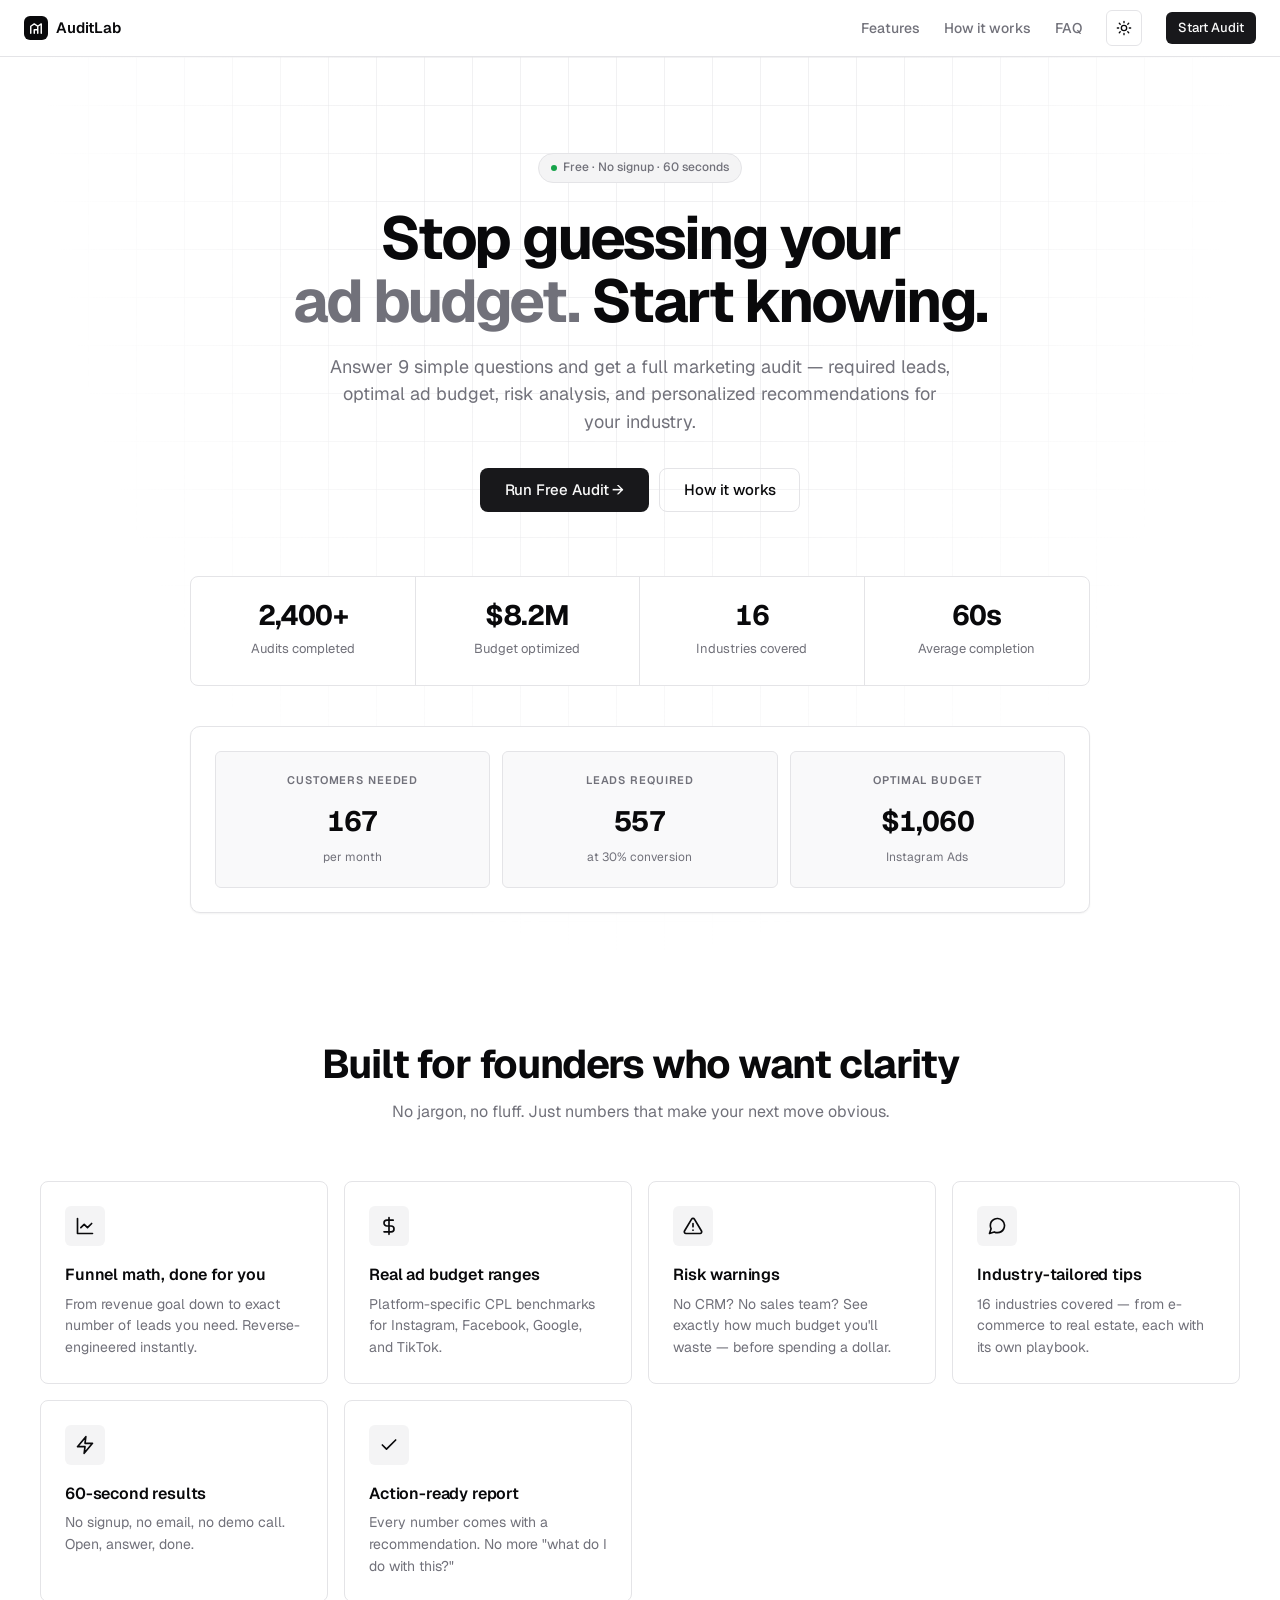
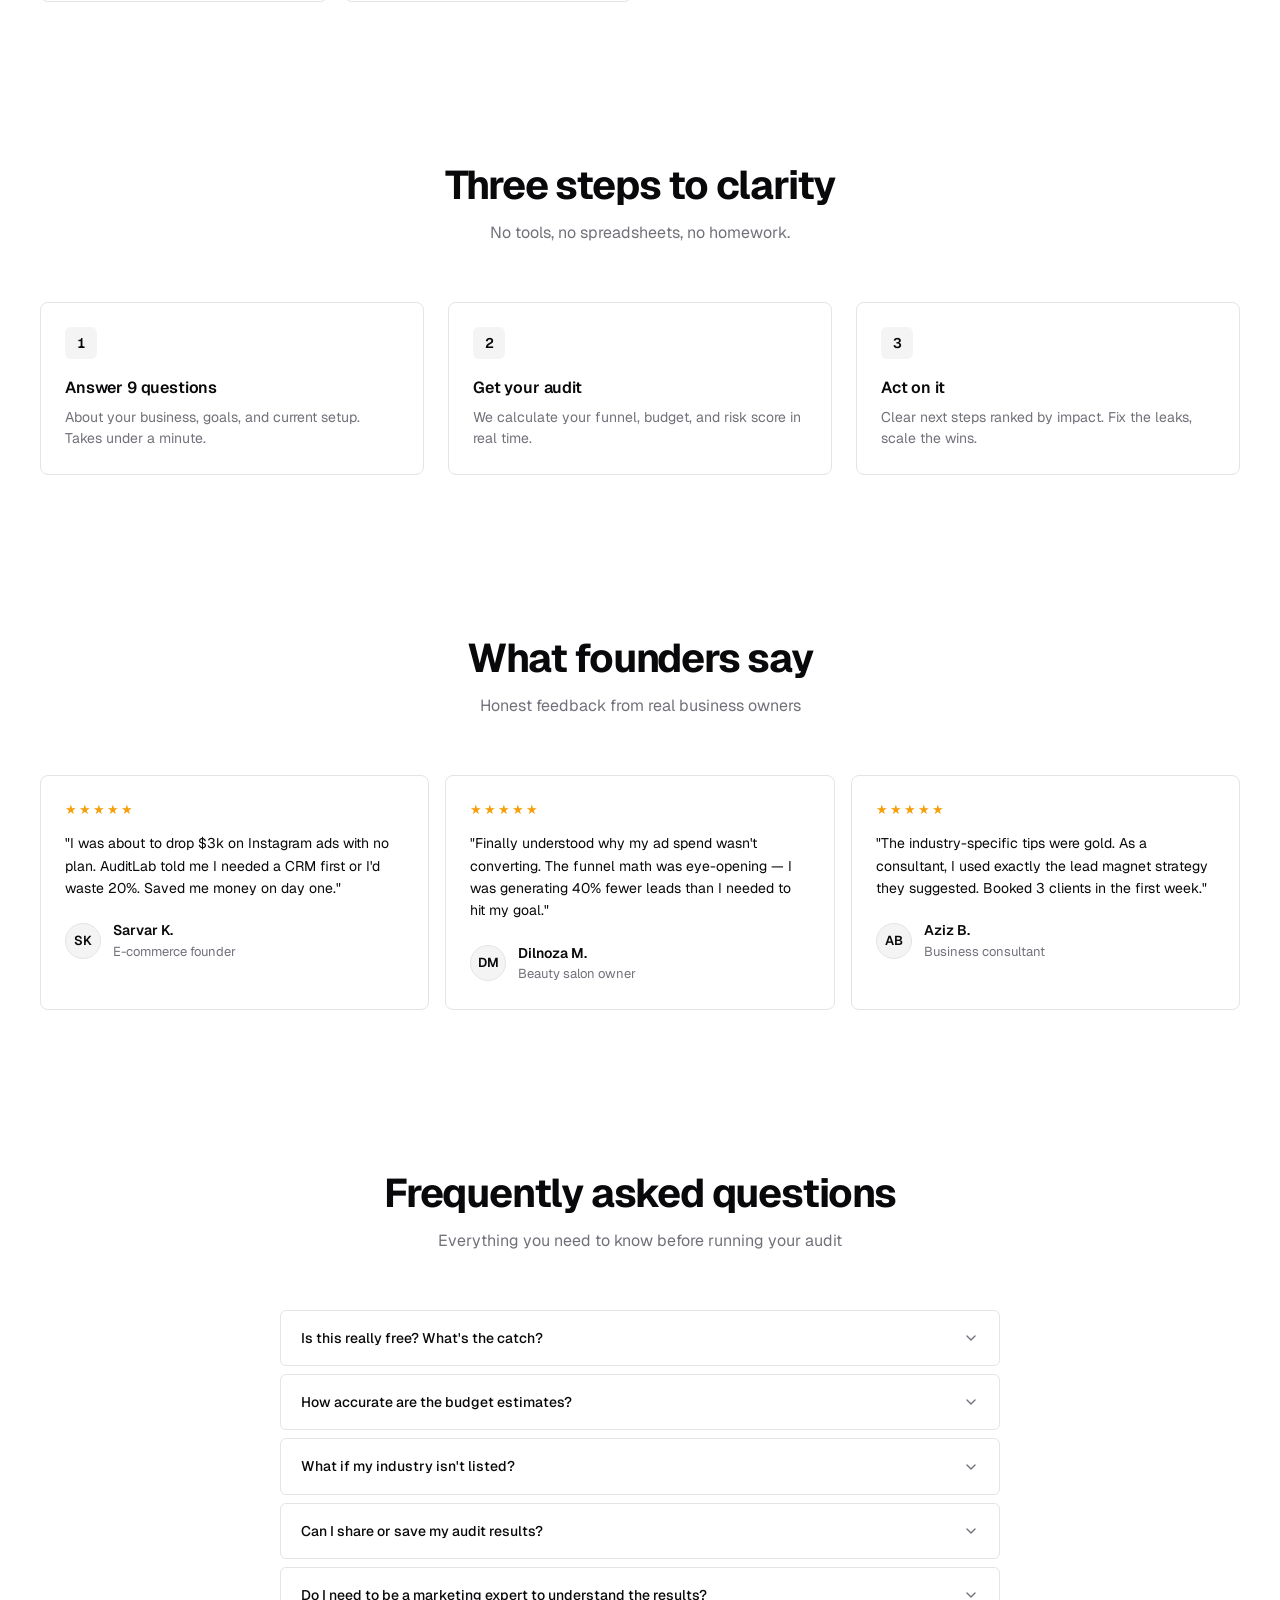
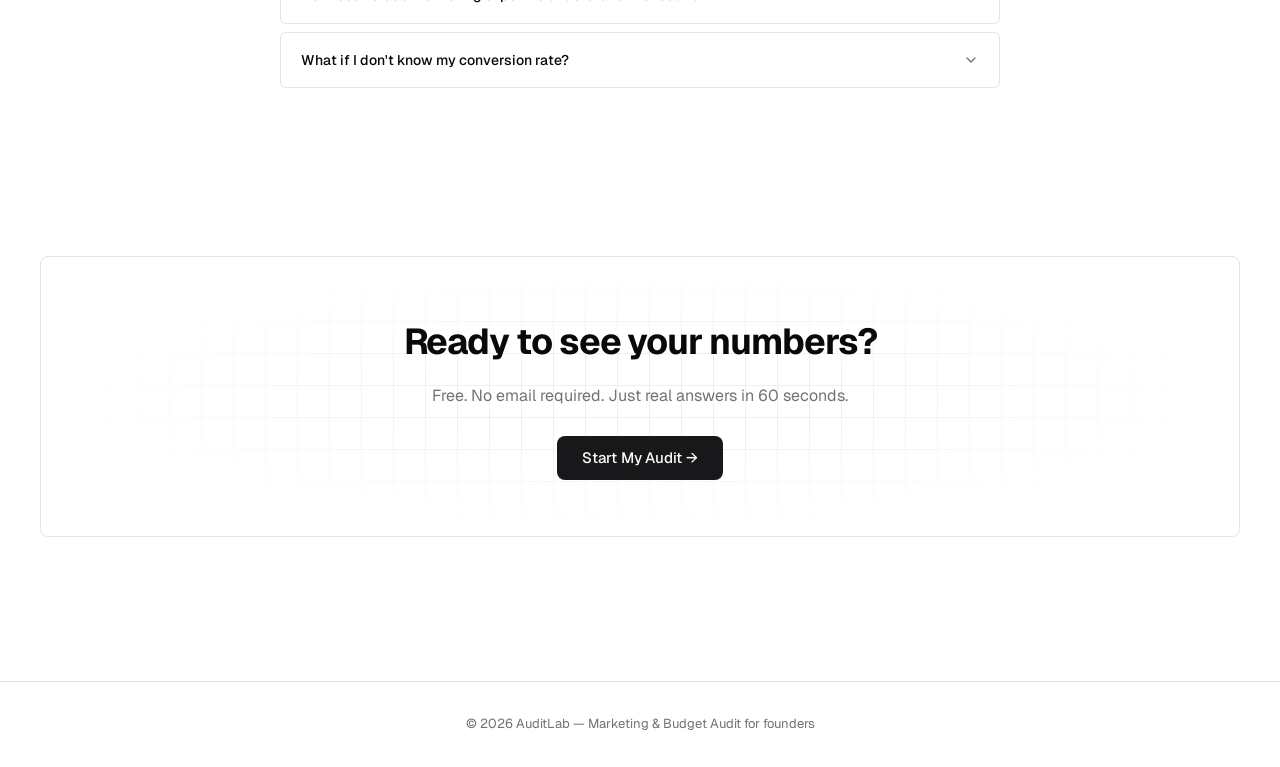
<file: index.html>
<!DOCTYPE html>
<html lang="en">
<head>
<meta charset="UTF-8" />
<meta name="viewport" content="width=device-width, initial-scale=1.0" />
<title>AuditLab — Marketing & Budget Audit for Founders</title>
<meta name="description" content="Get a data-driven marketing audit in 60 seconds. Know exactly how many leads you need and what your ad budget should be." />
<script>
  (function() {
    const stored = localStorage.getItem('theme');
    const prefersDark = window.matchMedia('(prefers-color-scheme: dark)').matches;
    if (stored === 'dark' || (!stored && prefersDark)) {
      document.documentElement.classList.add('dark');
    }
  })();
</script>
<link rel="stylesheet" href="styles.css" />
</head>
<body>

<header>
  <div class="nav">
    <a href="index.html" class="logo">
      <span class="logo-mark">
        <svg width="14" height="14" viewBox="0 0 24 24" fill="none">
          <path d="M3 21V9l6-4 6 4v12M9 21v-6h6v6M15 9l6-4v16" stroke="currentColor" stroke-width="2.5" stroke-linecap="round" stroke-linejoin="round"/>
        </svg>
      </span>
      <span class="logo-text">AuditLab</span>
    </a>
    <nav class="nav-links">
      <a href="#features" class="nav-hide-mobile">Features</a>
      <a href="#how" class="nav-hide-mobile">How it works</a>
      <a href="#faq" class="nav-hide-mobile">FAQ</a>
      <button class="theme-toggle" id="themeToggle" aria-label="Toggle theme">
        <svg class="sun-icon" width="16" height="16" viewBox="0 0 24 24" fill="none" stroke="currentColor" stroke-width="2" stroke-linecap="round" stroke-linejoin="round"><circle cx="12" cy="12" r="4"/><path d="M12 2v2M12 20v2M4.93 4.93l1.41 1.41M17.66 17.66l1.41 1.41M2 12h2M20 12h2M6.34 17.66l-1.41 1.41M19.07 4.93l-1.41 1.41"/></svg>
        <svg class="moon-icon" width="16" height="16" viewBox="0 0 24 24" fill="none" stroke="currentColor" stroke-width="2" stroke-linecap="round" stroke-linejoin="round"><path d="M21 12.79A9 9 0 1 1 11.21 3 7 7 0 0 0 21 12.79z"/></svg>
      </button>
      <a href="audit.html" class="nav-cta">Start Audit</a>
    </nav>
  </div>
</header>

<section class="hero container">
  <span class="badge"><span class="badge-dot"></span>Free · No signup · 60 seconds</span>
  <h1>Stop guessing your<br/><span class="gradient-text">ad budget.</span> Start knowing.</h1>
  <p>Answer 9 simple questions and get a full marketing audit — required leads, optimal ad budget, risk analysis, and personalized recommendations for your industry.</p>
  <div class="hero-cta">
    <a href="audit.html" class="btn btn-lg">Run Free Audit →</a>
    <a href="#how" class="btn btn-ghost btn-lg">How it works</a>
  </div>

  <div class="stats-bar reveal">
    <div class="stat-item">
      <span class="stat-num">2,400+</span>
      <span class="stat-label">Audits completed</span>
    </div>
    <div class="stat-item">
      <span class="stat-num">$8.2M</span>
      <span class="stat-label">Budget optimized</span>
    </div>
    <div class="stat-item">
      <span class="stat-num">16</span>
      <span class="stat-label">Industries covered</span>
    </div>
    <div class="stat-item">
      <span class="stat-num">60s</span>
      <span class="stat-label">Average completion</span>
    </div>
  </div>

  <div class="hero-preview reveal">
    <div class="hero-preview-inner">
      <div class="preview-stat">
        <div class="preview-stat-label">Customers needed</div>
        <div class="preview-stat-value">167</div>
        <div class="preview-stat-sub">per month</div>
      </div>
      <div class="preview-stat">
        <div class="preview-stat-label">Leads required</div>
        <div class="preview-stat-value">557</div>
        <div class="preview-stat-sub">at 30% conversion</div>
      </div>
      <div class="preview-stat">
        <div class="preview-stat-label">Optimal budget</div>
        <div class="preview-stat-value">$1,060</div>
        <div class="preview-stat-sub">Instagram Ads</div>
      </div>
    </div>
  </div>
</section>

<section id="features" class="section container">
  <div class="section-title reveal">
    <h2>Built for founders who want clarity</h2>
    <p>No jargon, no fluff. Just numbers that make your next move obvious.</p>
  </div>

  <div class="grid-3">
    <div class="feature-card reveal">
      <div class="feature-icon">
        <svg width="20" height="20" viewBox="0 0 24 24" fill="none"><path d="M3 3v18h18M7 14l4-4 4 4 5-5" stroke="currentColor" stroke-width="2" stroke-linecap="round" stroke-linejoin="round"/></svg>
      </div>
      <h3>Funnel math, done for you</h3>
      <p>From revenue goal down to exact number of leads you need. Reverse-engineered instantly.</p>
    </div>

    <div class="feature-card reveal">
      <div class="feature-icon">
        <svg width="20" height="20" viewBox="0 0 24 24" fill="none"><path d="M12 2v20M17 5H9.5a3.5 3.5 0 000 7h5a3.5 3.5 0 010 7H6" stroke="currentColor" stroke-width="2" stroke-linecap="round"/></svg>
      </div>
      <h3>Real ad budget ranges</h3>
      <p>Platform-specific CPL benchmarks for Instagram, Facebook, Google, and TikTok.</p>
    </div>

    <div class="feature-card reveal">
      <div class="feature-icon">
        <svg width="20" height="20" viewBox="0 0 24 24" fill="none"><path d="M12 9v4M12 17h.01M10.3 3.8L1.8 18a2 2 0 001.7 3h17a2 2 0 001.7-3L13.7 3.8a2 2 0 00-3.4 0z" stroke="currentColor" stroke-width="2" stroke-linecap="round" stroke-linejoin="round"/></svg>
      </div>
      <h3>Risk warnings</h3>
      <p>No CRM? No sales team? See exactly how much budget you'll waste — before spending a dollar.</p>
    </div>

    <div class="feature-card reveal">
      <div class="feature-icon">
        <svg width="20" height="20" viewBox="0 0 24 24" fill="none"><path d="M21 11.5a8.38 8.38 0 01-.9 3.8 8.5 8.5 0 01-7.6 4.7 8.38 8.38 0 01-3.8-.9L3 21l1.9-5.7a8.38 8.38 0 01-.9-3.8 8.5 8.5 0 014.7-7.6 8.38 8.38 0 013.8-.9h.5a8.48 8.48 0 018 8v.5z" stroke="currentColor" stroke-width="2" stroke-linecap="round" stroke-linejoin="round"/></svg>
      </div>
      <h3>Industry-tailored tips</h3>
      <p>16 industries covered — from e-commerce to real estate, each with its own playbook.</p>
    </div>

    <div class="feature-card reveal">
      <div class="feature-icon">
        <svg width="20" height="20" viewBox="0 0 24 24" fill="none"><path d="M13 2L3 14h9l-1 8 10-12h-9l1-8z" stroke="currentColor" stroke-width="2" stroke-linecap="round" stroke-linejoin="round"/></svg>
      </div>
      <h3>60-second results</h3>
      <p>No signup, no email, no demo call. Open, answer, done.</p>
    </div>

    <div class="feature-card reveal">
      <div class="feature-icon">
        <svg width="20" height="20" viewBox="0 0 24 24" fill="none"><path d="M20 6L9 17l-5-5" stroke="currentColor" stroke-width="2" stroke-linecap="round" stroke-linejoin="round"/></svg>
      </div>
      <h3>Action-ready report</h3>
      <p>Every number comes with a recommendation. No more "what do I do with this?"</p>
    </div>
  </div>
</section>

<section id="how" class="section container">
  <div class="section-title reveal">
    <h2>Three steps to clarity</h2>
    <p>No tools, no spreadsheets, no homework.</p>
  </div>

  <div class="steps">
    <div class="step reveal">
      <div class="step-num">1</div>
      <h3>Answer 9 questions</h3>
      <p>About your business, goals, and current setup. Takes under a minute.</p>
    </div>
    <div class="step reveal">
      <div class="step-num">2</div>
      <h3>Get your audit</h3>
      <p>We calculate your funnel, budget, and risk score in real time.</p>
    </div>
    <div class="step reveal">
      <div class="step-num">3</div>
      <h3>Act on it</h3>
      <p>Clear next steps ranked by impact. Fix the leaks, scale the wins.</p>
    </div>
  </div>
</section>

<section class="section container">
  <div class="section-title reveal">
    <h2>What founders say</h2>
    <p>Honest feedback from real business owners</p>
  </div>

  <div class="testimonials">
    <div class="testimonial reveal">
      <div class="stars">★★★★★</div>
      <p class="testimonial-text">"I was about to drop $3k on Instagram ads with no plan. AuditLab told me I needed a CRM first or I'd waste 20%. Saved me money on day one."</p>
      <div class="testimonial-author">
        <div class="avatar">SK</div>
        <div>
          <div class="author-name">Sarvar K.</div>
          <div class="author-title">E-commerce founder</div>
        </div>
      </div>
    </div>

    <div class="testimonial reveal">
      <div class="stars">★★★★★</div>
      <p class="testimonial-text">"Finally understood why my ad spend wasn't converting. The funnel math was eye-opening — I was generating 40% fewer leads than I needed to hit my goal."</p>
      <div class="testimonial-author">
        <div class="avatar">DM</div>
        <div>
          <div class="author-name">Dilnoza M.</div>
          <div class="author-title">Beauty salon owner</div>
        </div>
      </div>
    </div>

    <div class="testimonial reveal">
      <div class="stars">★★★★★</div>
      <p class="testimonial-text">"The industry-specific tips were gold. As a consultant, I used exactly the lead magnet strategy they suggested. Booked 3 clients in the first week."</p>
      <div class="testimonial-author">
        <div class="avatar">AB</div>
        <div>
          <div class="author-name">Aziz B.</div>
          <div class="author-title">Business consultant</div>
        </div>
      </div>
    </div>
  </div>
</section>

<section id="faq" class="section container container-md">
  <div class="section-title reveal">
    <h2>Frequently asked questions</h2>
    <p>Everything you need to know before running your audit</p>
  </div>

  <div class="faq-list">
    <div class="faq-item">
      <div class="faq-q">
        <span>Is this really free? What's the catch?</span>
        <svg class="faq-icon" width="16" height="16" viewBox="0 0 24 24" fill="none"><path d="M6 9l6 6 6-6" stroke="currentColor" stroke-width="2" stroke-linecap="round" stroke-linejoin="round"/></svg>
      </div>
      <div class="faq-a">Yes, 100% free. No email gate, no upsell. The audit is our way of introducing you to data-driven marketing — we may offer paid services later, but the audit itself will always be free.</div>
    </div>

    <div class="faq-item">
      <div class="faq-q">
        <span>How accurate are the budget estimates?</span>
        <svg class="faq-icon" width="16" height="16" viewBox="0 0 24 24" fill="none"><path d="M6 9l6 6 6-6" stroke="currentColor" stroke-width="2" stroke-linecap="round" stroke-linejoin="round"/></svg>
      </div>
      <div class="faq-a">We use platform-specific CPL (cost-per-lead) ranges based on 2024-2025 industry benchmarks across Instagram, Facebook, Google Ads, and TikTok. Your real numbers will depend on targeting, creative quality, and offer — but the ranges we give are solid starting points.</div>
    </div>

    <div class="faq-item">
      <div class="faq-q">
        <span>What if my industry isn't listed?</span>
        <svg class="faq-icon" width="16" height="16" viewBox="0 0 24 24" fill="none"><path d="M6 9l6 6 6-6" stroke="currentColor" stroke-width="2" stroke-linecap="round" stroke-linejoin="round"/></svg>
      </div>
      <div class="faq-a">Select "Other" — the funnel math and budget calculations still apply universally. The tips will be more general but the core numbers will still be accurate for your goal.</div>
    </div>

    <div class="faq-item">
      <div class="faq-q">
        <span>Can I share or save my audit results?</span>
        <svg class="faq-icon" width="16" height="16" viewBox="0 0 24 24" fill="none"><path d="M6 9l6 6 6-6" stroke="currentColor" stroke-width="2" stroke-linecap="round" stroke-linejoin="round"/></svg>
      </div>
      <div class="faq-a">Yes. On the results page you can print or save as PDF using your browser's built-in print function. We're working on a shareable link feature for a future update.</div>
    </div>

    <div class="faq-item">
      <div class="faq-q">
        <span>Do I need to be a marketing expert to understand the results?</span>
        <svg class="faq-icon" width="16" height="16" viewBox="0 0 24 24" fill="none"><path d="M6 9l6 6 6-6" stroke="currentColor" stroke-width="2" stroke-linecap="round" stroke-linejoin="round"/></svg>
      </div>
      <div class="faq-a">Not at all. We explain every number in plain English — what it means, why it matters, and what to do about it. If you know your revenue goal and your average sale, you're ready.</div>
    </div>

    <div class="faq-item">
      <div class="faq-q">
        <span>What if I don't know my conversion rate?</span>
        <svg class="faq-icon" width="16" height="16" viewBox="0 0 24 24" fill="none"><path d="M6 9l6 6 6-6" stroke="currentColor" stroke-width="2" stroke-linecap="round" stroke-linejoin="round"/></svg>
      </div>
      <div class="faq-a">Start with an estimate: online businesses average 2-5%, service businesses 20-40%, high-ticket B2B 10-20%. You can run the audit multiple times with different numbers to see how your budget shifts.</div>
    </div>
  </div>
</section>

<section class="section container">
  <div class="cta-box reveal">
    <h2>Ready to see your numbers?</h2>
    <p>Free. No email required. Just real answers in 60 seconds.</p>
    <a href="audit.html" class="btn btn-lg">Start My Audit →</a>
  </div>
</section>

<footer>
  <div class="container">
    © 2026 AuditLab — Marketing & Budget Audit for founders
  </div>
</footer>

<script>
  // Theme toggle
  const themeToggle = document.getElementById('themeToggle');
  themeToggle.addEventListener('click', () => {
    const isDark = document.documentElement.classList.toggle('dark');
    localStorage.setItem('theme', isDark ? 'dark' : 'light');
  });

  // Scroll reveal
  const observer = new IntersectionObserver((entries) => {
    entries.forEach(e => {
      if (e.isIntersecting) {
        e.target.classList.add('visible');
        observer.unobserve(e.target);
      }
    });
  }, { threshold: 0.12 });
  document.querySelectorAll('.reveal').forEach(el => observer.observe(el));

  // FAQ accordion
  document.querySelectorAll('.faq-item').forEach(item => {
    item.querySelector('.faq-q').addEventListener('click', () => {
      const wasOpen = item.classList.contains('open');
      document.querySelectorAll('.faq-item').forEach(i => i.classList.remove('open'));
      if (!wasOpen) item.classList.add('open');
    });
  });
</script>

</body>
</html>
</file>
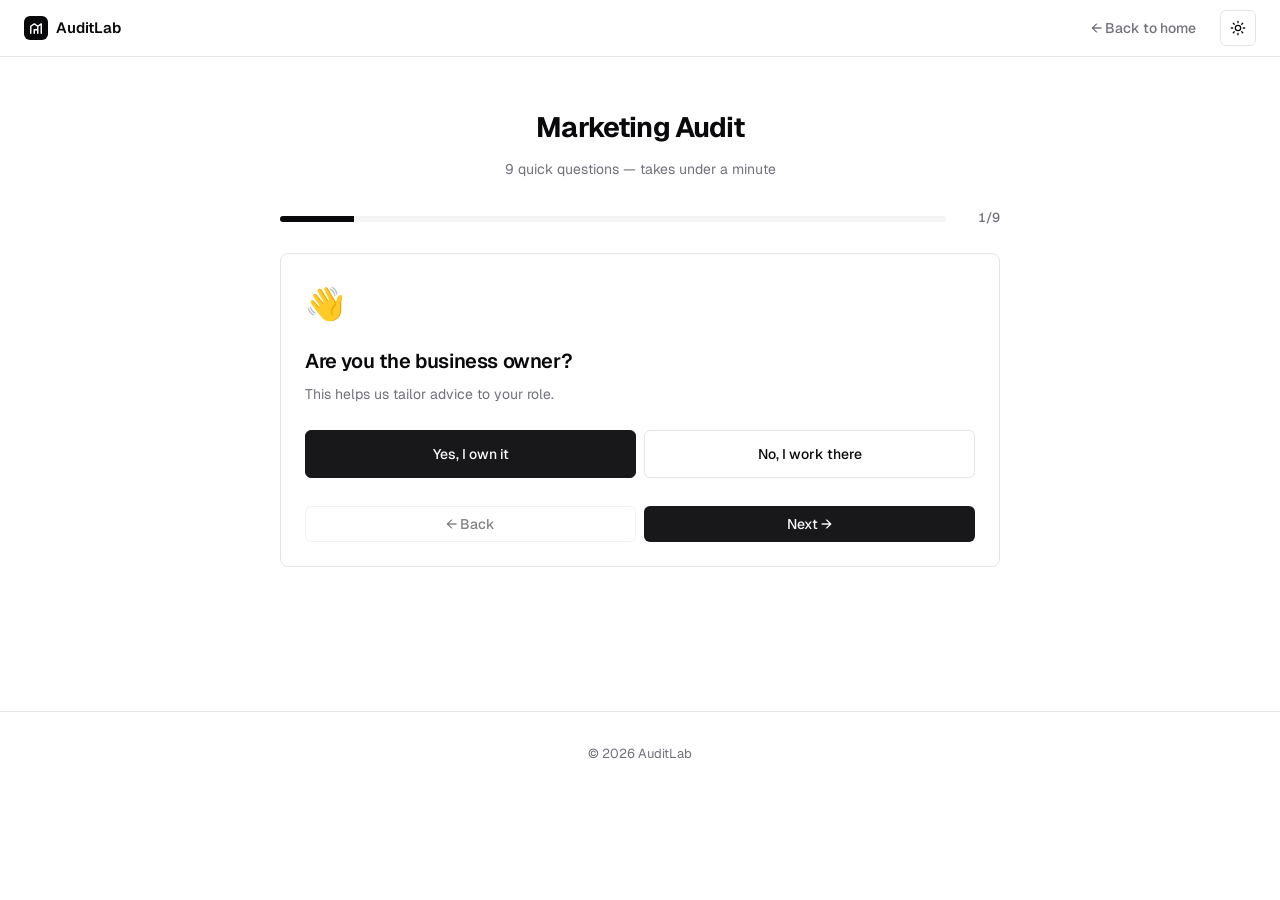
<file: audit.html>
<!DOCTYPE html>
<html lang="en">
<head>
<meta charset="UTF-8" />
<meta name="viewport" content="width=device-width, initial-scale=1.0" />
<title>Audit — AuditLab</title>
<script>
  (function() {
    const stored = localStorage.getItem('theme');
    const prefersDark = window.matchMedia('(prefers-color-scheme: dark)').matches;
    if (stored === 'dark' || (!stored && prefersDark)) {
      document.documentElement.classList.add('dark');
    }
  })();
</script>
<link rel="stylesheet" href="styles.css" />
</head>
<body>

<header>
  <div class="nav">
    <a href="index.html" class="logo">
      <span class="logo-mark">
        <svg width="14" height="14" viewBox="0 0 24 24" fill="none">
          <path d="M3 21V9l6-4 6 4v12M9 21v-6h6v6M15 9l6-4v16" stroke="currentColor" stroke-width="2.5" stroke-linecap="round" stroke-linejoin="round"/>
        </svg>
      </span>
      <span class="logo-text">AuditLab</span>
    </a>
    <nav class="nav-links">
      <a href="index.html">← Back to home</a>
      <button class="theme-toggle" id="themeToggle" aria-label="Toggle theme">
        <svg class="sun-icon" width="16" height="16" viewBox="0 0 24 24" fill="none" stroke="currentColor" stroke-width="2" stroke-linecap="round" stroke-linejoin="round"><circle cx="12" cy="12" r="4"/><path d="M12 2v2M12 20v2M4.93 4.93l1.41 1.41M17.66 17.66l1.41 1.41M2 12h2M20 12h2M6.34 17.66l-1.41 1.41M19.07 4.93l-1.41 1.41"/></svg>
        <svg class="moon-icon" width="16" height="16" viewBox="0 0 24 24" fill="none" stroke="currentColor" stroke-width="2" stroke-linecap="round" stroke-linejoin="round"><path d="M21 12.79A9 9 0 1 1 11.21 3 7 7 0 0 0 21 12.79z"/></svg>
      </button>
    </nav>
  </div>
</header>

<div class="container container-sm audit-wrap">
  <div class="audit-header">
    <h1>Marketing Audit</h1>
    <p>9 quick questions — takes under a minute</p>
  </div>

  <div class="progress-wrap">
    <div class="progress-bar"><div class="progress-fill" id="progressFill"></div></div>
    <div class="progress-label" id="progressLabel">1/9</div>
  </div>

  <form id="auditForm" class="card">

    <div class="wizard-step active" data-step="1">
      <span class="step-emoji">👋</span>
      <h2 class="step-title">Are you the business owner?</h2>
      <p class="step-desc">This helps us tailor advice to your role.</p>
      <div class="radio-group">
        <input type="radio" name="owner" id="owner-yes" value="yes" checked>
        <label for="owner-yes">Yes, I own it</label>
        <input type="radio" name="owner" id="owner-no" value="no">
        <label for="owner-no">No, I work there</label>
      </div>
    </div>

    <div class="wizard-step" data-step="2">
      <span class="step-emoji">📋</span>
      <h2 class="step-title">Do you have a CRM system?</h2>
      <p class="step-desc">HubSpot, Bitrix24, AmoCRM, Pipedrive, etc.</p>
      <div class="radio-group">
        <input type="radio" name="crm" id="crm-yes" value="yes">
        <label for="crm-yes">Yes</label>
        <input type="radio" name="crm" id="crm-no" value="no" checked>
        <label for="crm-no">No</label>
      </div>
    </div>

    <div class="wizard-step" data-step="3">
      <span class="step-emoji">👥</span>
      <h2 class="step-title">Do you have a dedicated sales team?</h2>
      <p class="step-desc">People whose only job is handling incoming leads.</p>
      <div class="radio-group">
        <input type="radio" name="sales" id="sales-yes" value="yes">
        <label for="sales-yes">Yes, managers</label>
        <input type="radio" name="sales" id="sales-no" value="no" checked>
        <label for="sales-no">No, I sell myself</label>
      </div>
    </div>

    <div class="wizard-step" data-step="4">
      <span class="step-emoji">📱</span>
      <h2 class="step-title">How's your social media presence?</h2>
      <p class="step-desc">Ads convert better with strong social proof.</p>
      <div class="options-grid">
        <input type="radio" name="social" id="social-excellent" value="excellent">
        <label for="social-excellent"><span class="option-icon">🔥</span>Excellent</label>
        <input type="radio" name="social" id="social-good" value="good" checked>
        <label for="social-good"><span class="option-icon">👍</span>Good</label>
        <input type="radio" name="social" id="social-weak" value="weak">
        <label for="social-weak"><span class="option-icon">😐</span>Weak</label>
        <input type="radio" name="social" id="social-none" value="none">
        <label for="social-none"><span class="option-icon">🚫</span>None</label>
      </div>
    </div>

    <div class="wizard-step" data-step="5">
      <span class="step-emoji">🏢</span>
      <h2 class="step-title">What industry are you in?</h2>
      <p class="step-desc">We'll match you with the right playbook.</p>
      <select name="industry">
        <option value="ecommerce">E-commerce / Retail</option>
        <option value="education">Education / Online courses</option>
        <option value="services">Services (agency, freelance)</option>
        <option value="restaurant">Restaurant / Food & Beverage</option>
        <option value="realestate">Real Estate</option>
        <option value="healthcare">Healthcare / Medical</option>
        <option value="beauty">Beauty / Salon / Cosmetics</option>
        <option value="fitness">Fitness / Gym / Wellness</option>
        <option value="saas">SaaS / Tech / Software</option>
        <option value="finance">Finance / Insurance</option>
        <option value="travel">Travel / Tourism</option>
        <option value="manufacturing">Manufacturing / B2B</option>
        <option value="consulting">Consulting / Coaching</option>
        <option value="automotive">Automotive</option>
        <option value="construction">Construction / Home services</option>
        <option value="other">Other</option>
      </select>
    </div>

    <div class="wizard-step" data-step="6">
      <span class="step-emoji">🎯</span>
      <h2 class="step-title">Primary ad platform?</h2>
      <p class="step-desc">Where do you plan to run most of your ads?</p>
      <div class="options-grid">
        <input type="radio" name="platform" id="p-instagram" value="instagram" checked>
        <label for="p-instagram"><span class="option-icon">📸</span>Instagram</label>
        <input type="radio" name="platform" id="p-facebook" value="facebook">
        <label for="p-facebook"><span class="option-icon">👥</span>Facebook</label>
        <input type="radio" name="platform" id="p-google" value="google">
        <label for="p-google"><span class="option-icon">🔍</span>Google Ads</label>
        <input type="radio" name="platform" id="p-tiktok" value="tiktok">
        <label for="p-tiktok"><span class="option-icon">🎵</span>TikTok</label>
      </div>
    </div>

    <div class="wizard-step" data-step="7">
      <span class="step-emoji">💰</span>
      <h2 class="step-title">Monthly revenue goal?</h2>
      <p class="step-desc">In USD. How much do you want to make per month?</p>
      <input type="number" name="revenue" min="100" value="10000" placeholder="10000" required>
    </div>

    <div class="wizard-step" data-step="8">
      <span class="step-emoji">💵</span>
      <h2 class="step-title">Average check?</h2>
      <p class="step-desc">How much does a typical customer pay you?</p>
      <input type="number" name="check" min="1" value="60" placeholder="60" required>
    </div>

    <div class="wizard-step" data-step="9">
      <span class="step-emoji">📊</span>
      <h2 class="step-title">Sales conversion rate?</h2>
      <p class="step-desc">What % of leads become paying customers?</p>
      <input type="number" name="conversion" min="1" max="100" value="30" placeholder="30" required>
    </div>

    <div class="wizard-nav">
      <button type="button" class="btn btn-ghost" id="backBtn" disabled>← Back</button>
      <button type="button" class="btn" id="nextBtn">Next →</button>
      <button type="submit" class="btn" id="submitBtn" style="display: none;">Get My Audit</button>
    </div>
  </form>
</div>

<footer><div class="container">© 2026 AuditLab</div></footer>

<script>
  // Theme toggle
  const themeToggle = document.getElementById('themeToggle');
  themeToggle.addEventListener('click', () => {
    const isDark = document.documentElement.classList.toggle('dark');
    localStorage.setItem('theme', isDark ? 'dark' : 'light');
  });

  const steps = document.querySelectorAll('.wizard-step');
  const totalSteps = steps.length;
  const progressFill = document.getElementById('progressFill');
  const progressLabel = document.getElementById('progressLabel');
  const backBtn = document.getElementById('backBtn');
  const nextBtn = document.getElementById('nextBtn');
  const submitBtn = document.getElementById('submitBtn');
  const form = document.getElementById('auditForm');

  let current = 1;

  function render() {
    steps.forEach(s => s.classList.remove('active'));
    document.querySelector(`.wizard-step[data-step="${current}"]`).classList.add('active');
    progressFill.style.width = (current / totalSteps * 100) + '%';
    progressLabel.textContent = `${current}/${totalSteps}`;
    backBtn.disabled = current === 1;
    if (current === totalSteps) {
      nextBtn.style.display = 'none';
      submitBtn.style.display = 'inline-flex';
    } else {
      nextBtn.style.display = 'inline-flex';
      submitBtn.style.display = 'none';
    }
    const firstInput = document.querySelector(`.wizard-step[data-step="${current}"] input, .wizard-step[data-step="${current}"] select`);
    if (firstInput && firstInput.type === 'number') setTimeout(() => firstInput.focus(), 100);
  }

  function validateCurrent() {
    const stepEl = document.querySelector(`.wizard-step[data-step="${current}"]`);
    const inputs = stepEl.querySelectorAll('input, select');
    for (const inp of inputs) {
      if (inp.type === 'number' && (!inp.value || inp.value <= 0)) {
        inp.focus();
        return false;
      }
    }
    return true;
  }

  nextBtn.addEventListener('click', () => {
    if (!validateCurrent()) return;
    if (current < totalSteps) { current++; render(); }
  });

  backBtn.addEventListener('click', () => {
    if (current > 1) { current--; render(); }
  });

  form.addEventListener('keydown', (e) => {
    if (e.key === 'Enter' && current < totalSteps) {
      e.preventDefault();
      nextBtn.click();
    }
  });

  form.addEventListener('submit', (e) => {
    e.preventDefault();
    if (!validateCurrent()) return;
    const fd = new FormData(form);
    const data = Object.fromEntries(fd.entries());
    sessionStorage.setItem('auditData', JSON.stringify(data));
    submitBtn.disabled = true;
    submitBtn.textContent = 'Analyzing...';
    setTimeout(() => { window.location.href = 'results.html'; }, 400);
  });

  render();
</script>

</body>
</html>
</file>
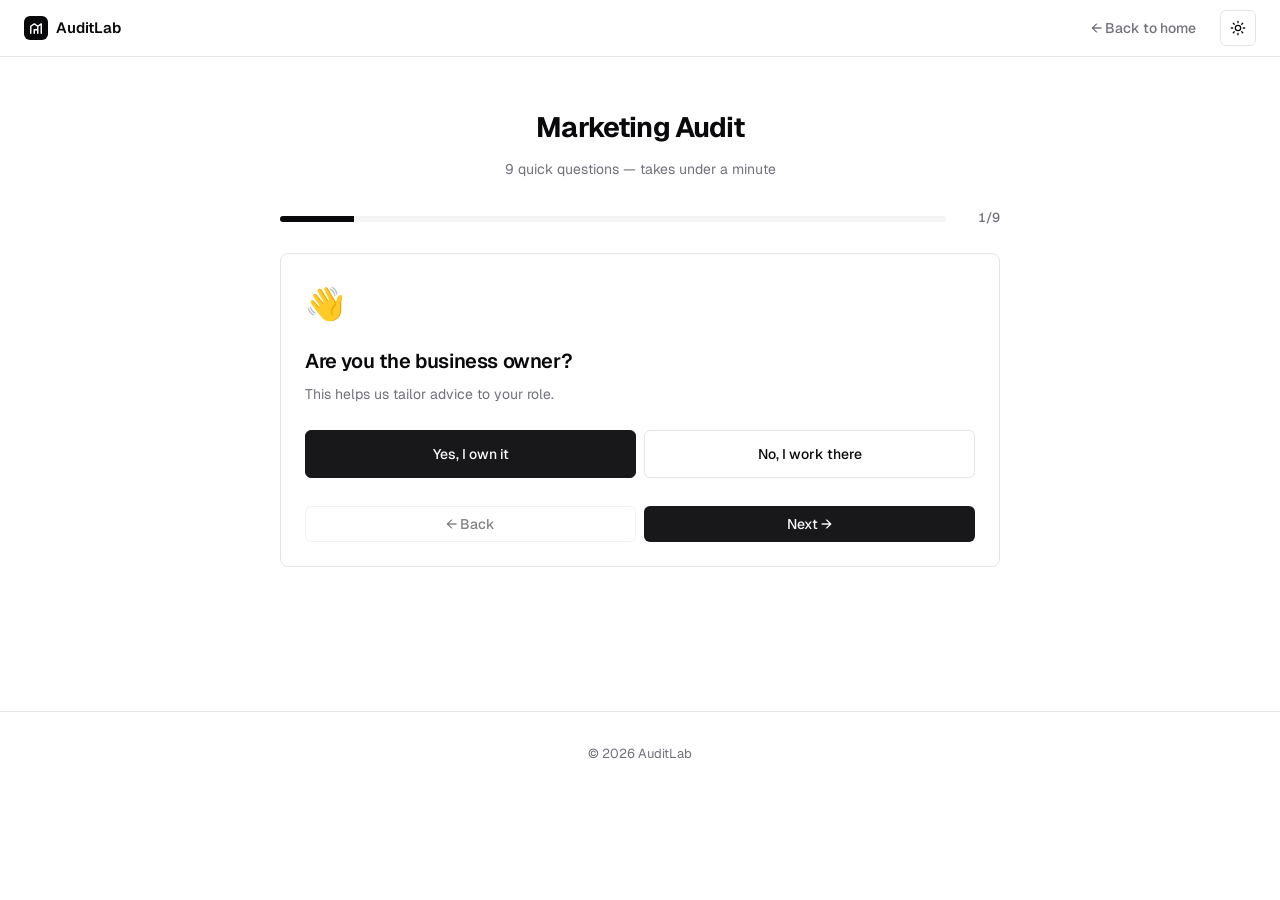
<file: results.html>
<!DOCTYPE html>
<html lang="en">
<head>
<meta charset="UTF-8" />
<meta name="viewport" content="width=device-width, initial-scale=1.0" />
<title>Your Audit Results — AuditLab</title>
<script>
  (function() {
    const stored = localStorage.getItem('theme');
    const prefersDark = window.matchMedia('(prefers-color-scheme: dark)').matches;
    if (stored === 'dark' || (!stored && prefersDark)) {
      document.documentElement.classList.add('dark');
    }
  })();
</script>
<link rel="stylesheet" href="styles.css" />
</head>
<body>

<header>
  <div class="nav">
    <a href="index.html" class="logo">
      <span class="logo-mark">
        <svg width="14" height="14" viewBox="0 0 24 24" fill="none">
          <path d="M3 21V9l6-4 6 4v12M9 21v-6h6v6M15 9l6-4v16" stroke="currentColor" stroke-width="2.5" stroke-linecap="round" stroke-linejoin="round"/>
        </svg>
      </span>
      <span class="logo-text">AuditLab</span>
    </a>
    <nav class="nav-links">
      <a href="index.html">Home</a>
      <button class="theme-toggle" id="themeToggle" aria-label="Toggle theme">
        <svg class="sun-icon" width="16" height="16" viewBox="0 0 24 24" fill="none" stroke="currentColor" stroke-width="2" stroke-linecap="round" stroke-linejoin="round"><circle cx="12" cy="12" r="4"/><path d="M12 2v2M12 20v2M4.93 4.93l1.41 1.41M17.66 17.66l1.41 1.41M2 12h2M20 12h2M6.34 17.66l-1.41 1.41M19.07 4.93l-1.41 1.41"/></svg>
        <svg class="moon-icon" width="16" height="16" viewBox="0 0 24 24" fill="none" stroke="currentColor" stroke-width="2" stroke-linecap="round" stroke-linejoin="round"><path d="M21 12.79A9 9 0 1 1 11.21 3 7 7 0 0 0 21 12.79z"/></svg>
      </button>
      <a href="audit.html" class="nav-cta">New Audit</a>
    </nav>
  </div>
</header>

<div class="container container-sm">
  <div class="results-header">
    <span class="badge"><span class="badge-dot"></span>Audit Complete</span>
    <h1>Your Marketing Audit</h1>
    <p id="industryLine">Personalized for your business</p>
  </div>

  <div id="results"></div>

  <div class="action-row">
    <a href="audit.html" class="btn btn-ghost">Run Another Audit</a>
    <button class="btn" onclick="copyShareLink()">Copy Shareable Link</button>
    <button class="btn btn-ghost" onclick="window.print()">Download / Print</button>
  </div>
</div>

<div class="toast" id="toast">Link copied to clipboard ✓</div>

<footer><div class="container">© 2026 AuditLab</div></footer>

<script>
  // Theme toggle
  const themeToggle = document.getElementById('themeToggle');
  themeToggle.addEventListener('click', () => {
    const isDark = document.documentElement.classList.toggle('dark');
    localStorage.setItem('theme', isDark ? 'dark' : 'light');
  });

  const CPL = {
    instagram: { min: 0.8, max: 3.0, name: "Instagram" },
    facebook:  { min: 1.0, max: 4.0, name: "Facebook" },
    google:    { min: 2.0, max: 8.0, name: "Google Ads" },
    tiktok:    { min: 0.5, max: 2.0, name: "TikTok" }
  };

  const INDUSTRY_NAME = {
    ecommerce: "E-commerce / Retail",
    education: "Education / Online courses",
    services: "Services",
    restaurant: "Restaurant / F&B",
    realestate: "Real Estate",
    healthcare: "Healthcare",
    beauty: "Beauty / Salon",
    fitness: "Fitness / Wellness",
    saas: "SaaS / Tech",
    finance: "Finance / Insurance",
    travel: "Travel / Tourism",
    manufacturing: "Manufacturing / B2B",
    consulting: "Consulting / Coaching",
    automotive: "Automotive",
    construction: "Construction",
    other: "Other"
  };

  const INDUSTRY_TIPS = {
    ecommerce: "Use catalog ads & retargeting — product views convert well with dynamic creatives.",
    education: "Lead magnets (free webinars, trial lessons) work best. Long funnels convert higher.",
    services: "Focus on case studies and testimonials — trust drives B2B/service conversions.",
    restaurant: "Geo-target ads within a 3-5 km radius + limited-time offers to drive foot traffic.",
    realestate: "High-ticket = longer funnel. Video tours + WhatsApp/Telegram lead forms work well.",
    healthcare: "Build trust with doctor profiles. Google Search intent outperforms social for bookings.",
    beauty: "Before/after content + influencer UGC on Instagram & TikTok drives bookings.",
    fitness: "Free trial / 7-day challenge funnels convert best. Community content keeps CAC low.",
    saas: "Free trial + product demos. Google Search for high-intent + LinkedIn for B2B.",
    finance: "Compliance-safe creatives. Google Search dominates — high CPL but high intent.",
    travel: "Visual storytelling on Instagram/TikTok. Retarget website visitors heavily.",
    manufacturing: "LinkedIn + Google Search. Long sales cycle — nurture with email sequences.",
    consulting: "Personal brand content + lead magnets. Webinars convert premium clients.",
    automotive: "Local targeting + Facebook Marketplace-style ads. Test-drive offers work well.",
    construction: "Before/after projects + local reviews. Google Local Services Ads for lead gen.",
    other: "Test multiple angles — creative variety matters more than budget at the start."
  };

  const SOCIAL_LABEL = { excellent: "Excellent", good: "Good", weak: "Weak", none: "None" };

  function getData() {
    const params = new URLSearchParams(window.location.search);
    if (params.has('r')) {
      return {
        owner: params.get('o') || 'yes',
        crm: params.get('c') || 'no',
        sales: params.get('s') || 'no',
        social: params.get('so') || 'good',
        industry: params.get('i') || 'other',
        platform: params.get('p') || 'instagram',
        revenue: params.get('r'),
        check: params.get('ch') || '60',
        conversion: params.get('cv') || '30'
      };
    }
    const raw = sessionStorage.getItem('auditData');
    return raw ? JSON.parse(raw) : null;
  }

  const data = getData();
  if (!data) {
    window.location.href = 'audit.html';
    throw new Error('No audit data — redirecting');
  }

  const revenue = parseFloat(data.revenue);
  const check = parseFloat(data.check);
  const conversion = parseFloat(data.conversion) / 100;

  const customersNeeded = Math.ceil(revenue / check);
  const leadsNeeded = Math.ceil(customersNeeded / conversion);
  const impressionsNeeded = leadsNeeded * 50;

  const cpl = CPL[data.platform];
  const minBudget = Math.round(leadsNeeded * cpl.min);
  const maxBudget = Math.round(leadsNeeded * cpl.max);
  const optimalBudget = Math.round((minBudget + maxBudget) / 2);

  let riskScore = 0;
  const warnings = [];
  if (data.crm === 'no') { riskScore += 2; warnings.push("<strong>No CRM</strong> — you're losing leads through the cracks (~20% wasted ad spend)"); }
  if (data.sales === 'no') { riskScore += 2; warnings.push("<strong>No sales team</strong> — owner bottleneck limits scale (~20% missed conversions)"); }
  if (data.social === 'weak' || data.social === 'none') { riskScore += 1; warnings.push("<strong>Weak social presence</strong> — ads will convert worse without social proof"); }

  let multiplier = 1;
  if (data.crm === 'no') multiplier += 0.2;
  if (data.sales === 'no') multiplier += 0.2;
  const realBudget = Math.round(optimalBudget * multiplier);

  let score = 100 - (riskScore * 15);
  if (data.social === 'weak') score -= 5;
  if (data.social === 'none') score -= 10;
  if (data.social === 'good') score -= 2;
  if (data.social === 'excellent') score += 0;
  score = Math.max(10, Math.min(100, score));

  let grade, gradeColor, gradeMsg;
  if (score >= 90) { grade = "A+"; gradeColor = "hsl(var(--success))"; gradeMsg = "Excellent setup. You're positioned to scale aggressively."; }
  else if (score >= 80) { grade = "A"; gradeColor = "hsl(var(--success))"; gradeMsg = "Strong foundation. Minor tweaks will unlock bigger results."; }
  else if (score >= 70) { grade = "B"; gradeColor = "hsl(var(--foreground))"; gradeMsg = "Solid base with room to grow. Focus on the gaps below."; }
  else if (score >= 60) { grade = "C"; gradeColor = "hsl(var(--warning))"; gradeMsg = "Fixable gaps are costing you. Tackle the warnings first."; }
  else if (score >= 40) { grade = "D"; gradeColor = "hsl(var(--warning))"; gradeMsg = "Significant issues will drain your budget. Fix before scaling."; }
  else { grade = "F"; gradeColor = "hsl(var(--destructive))"; gradeMsg = "Critical gaps. Running paid ads now will waste most of your spend."; }

  let risk, riskClass;
  if (riskScore >= 4) { risk = "High"; riskClass = "tag-risk-high"; }
  else if (riskScore >= 2) { risk = "Medium"; riskClass = "tag-risk-medium"; }
  else { risk = "Low"; riskClass = "tag-risk-low"; }

  const tips = [];
  if (data.crm === 'no') tips.push("Set up a CRM (HubSpot Free, Pipedrive, or Zoho) — this alone saves ~20% of your budget.");
  if (data.sales === 'no') tips.push("Hire a sales manager once leads exceed what you can personally handle (~50+/month).");
  if (data.social === 'weak' || data.social === 'none') tips.push("Post 3-5x per week and pin top social proof before scaling ad spend.");
  tips.push("Start with a <strong>test budget</strong> ($" + Math.round(minBudget * 0.3).toLocaleString() + "–$" + Math.round(minBudget * 0.5).toLocaleString() + ") for 7-14 days to validate CPL before scaling.");
  tips.push(INDUSTRY_TIPS[data.industry]);

  document.getElementById('industryLine').textContent = INDUSTRY_NAME[data.industry] + ' · ' + cpl.name;

  const maxWidth = 100;
  const impW = maxWidth;
  const leadW = Math.max(30, (leadsNeeded / impressionsNeeded) * 100 * 3);
  const custW = Math.max(15, (customersNeeded / impressionsNeeded) * 100 * 3);

  const html = `
    <div class="score-hero">
      <div class="score-ring">
        <svg width="120" height="120">
          <circle class="score-ring-bg" cx="60" cy="60" r="52" stroke-width="8"/>
          <circle class="score-ring-fill" cx="60" cy="60" r="52" stroke-width="8"
            style="stroke: ${gradeColor}; stroke-dashoffset: 326.73;"
            stroke-dasharray="326.73"
            id="scoreRingFill"/>
        </svg>
        <div class="score-text">
          <div class="score-grade" style="color: ${gradeColor};">${grade}</div>
          <div class="score-label">Score <span id="scoreNum">0</span></div>
        </div>
      </div>
      <div class="score-info">
        <h2>Your marketing readiness</h2>
        <p>${gradeMsg}</p>
      </div>
    </div>

    <div class="result-grid">
      <div class="result-card">
        <div class="result-card-title">
          <svg width="14" height="14" viewBox="0 0 24 24" fill="none"><path d="M9 11l3 3L22 4M21 12v7a2 2 0 01-2 2H5a2 2 0 01-2-2V5a2 2 0 012-2h11" stroke="currentColor" stroke-width="2" stroke-linecap="round" stroke-linejoin="round"/></svg>
          Business Health
        </div>
        <div class="result-row"><span class="label">CRM system</span><span class="tag ${data.crm === 'yes' ? 'tag-yes' : 'tag-no'}">${data.crm === 'yes' ? 'Yes' : 'No'}</span></div>
        <div class="result-row"><span class="label">Sales team</span><span class="tag ${data.sales === 'yes' ? 'tag-yes' : 'tag-no'}">${data.sales === 'yes' ? 'Yes' : 'Owner only'}</span></div>
        <div class="result-row"><span class="label">Social presence</span><span class="value">${SOCIAL_LABEL[data.social]}</span></div>
        <div class="result-row"><span class="label">Risk level</span><span class="tag ${riskClass}">${risk}</span></div>
      </div>

      <div class="result-card">
        <div class="result-card-title">
          <svg width="14" height="14" viewBox="0 0 24 24" fill="none"><circle cx="12" cy="12" r="10" stroke="currentColor" stroke-width="2"/><circle cx="12" cy="12" r="6" stroke="currentColor" stroke-width="2"/><circle cx="12" cy="12" r="2" fill="currentColor"/></svg>
          Financial Goal
        </div>
        <div class="result-row"><span class="label">Monthly target</span><span class="value">$${revenue.toLocaleString()}</span></div>
        <div class="result-row"><span class="label">Average check</span><span class="value">$${check.toLocaleString()}</span></div>
        <div class="big-stat">
          <div class="num" data-count="${customersNeeded}">0</div>
          <div class="desc">customers needed per month</div>
        </div>
      </div>
    </div>

    <div class="result-card" style="margin-bottom: 16px;">
      <div class="result-card-title">
        <svg width="14" height="14" viewBox="0 0 24 24" fill="none"><path d="M3 3v18h18M7 14l4-4 4 4 5-5" stroke="currentColor" stroke-width="2" stroke-linecap="round" stroke-linejoin="round"/></svg>
        Your Funnel
      </div>
      <div class="funnel-chart">
        <div class="funnel-stage">
          <div class="funnel-bar" style="width: ${impW}%; opacity: 0.5;">
            <span class="stage-label">Impressions (est.)</span>
            <span class="stage-num">~${impressionsNeeded.toLocaleString()}</span>
          </div>
        </div>
        <div class="funnel-arrow">↓</div>
        <div class="funnel-stage">
          <div class="funnel-bar" style="width: ${leadW}%; opacity: 0.75;">
            <span class="stage-label">Leads</span>
            <span class="stage-num">${leadsNeeded.toLocaleString()}</span>
          </div>
        </div>
        <div class="funnel-arrow">↓ ${(conversion * 100).toFixed(0)}% convert</div>
        <div class="funnel-stage">
          <div class="funnel-bar" style="width: ${custW}%;">
            <span class="stage-label">Customers</span>
            <span class="stage-num">${customersNeeded.toLocaleString()}</span>
          </div>
        </div>
        <div class="funnel-arrow">↓ × $${check} avg check</div>
        <div class="funnel-stage">
          <div class="funnel-bar" style="width: ${custW}%;">
            <span class="stage-label">Revenue</span>
            <span class="stage-num">$${revenue.toLocaleString()}</span>
          </div>
        </div>
      </div>
    </div>

    <div class="result-card" style="margin-bottom: 16px;">
      <div class="result-card-title">
        <svg width="14" height="14" viewBox="0 0 24 24" fill="none"><path d="M12 2v20M17 5H9.5a3.5 3.5 0 000 7h5a3.5 3.5 0 010 7H6" stroke="currentColor" stroke-width="2" stroke-linecap="round"/></svg>
        Ad Budget Breakdown — ${cpl.name}
      </div>
      <div class="result-row"><span class="label">Cost per lead (CPL)</span><span class="value">$${cpl.min} – $${cpl.max}</span></div>

      <div class="budget-chart">
        <div class="budget-row">
          <div class="budget-row-head"><span class="label">Minimum (best-case CPL)</span><span class="amount">$${minBudget.toLocaleString()}</span></div>
          <div class="budget-bar-bg"><div class="budget-bar-fill min" data-width="${(minBudget/Math.max(realBudget,maxBudget))*100}"></div></div>
        </div>
        <div class="budget-row">
          <div class="budget-row-head"><span class="label"><strong>Optimal budget</strong></span><span class="amount">$${optimalBudget.toLocaleString()}</span></div>
          <div class="budget-bar-bg"><div class="budget-bar-fill optimal" data-width="${(optimalBudget/Math.max(realBudget,maxBudget))*100}"></div></div>
        </div>
        ${multiplier > 1 ? `
        <div class="budget-row">
          <div class="budget-row-head"><span class="label">Real budget (risk +${Math.round((multiplier-1)*100)}%)</span><span class="amount" style="color: hsl(var(--warning));">$${realBudget.toLocaleString()}</span></div>
          <div class="budget-bar-bg"><div class="budget-bar-fill real" data-width="100"></div></div>
        </div>` : ''}
      </div>
    </div>

    ${warnings.length ? `
    <div class="result-card" style="margin-bottom: 16px;">
      <div class="result-card-title">
        <svg width="14" height="14" viewBox="0 0 24 24" fill="none"><path d="M12 9v4M12 17h.01M10.3 3.8L1.8 18a2 2 0 001.7 3h17a2 2 0 001.7-3L13.7 3.8a2 2 0 00-3.4 0z" stroke="currentColor" stroke-width="2" stroke-linecap="round" stroke-linejoin="round"/></svg>
        Warnings
      </div>
      ${warnings.map(w => `<div class="alert alert-warning"><span class="alert-icon">⚠</span><span>${w}</span></div>`).join('')}
      ${multiplier > 1 ? `<div class="alert alert-warning"><span class="alert-icon">$</span><span>Without fixing these, your real budget will be <strong>~${Math.round((multiplier - 1) * 100)}% higher</strong> than optimal.</span></div>` : ''}
    </div>` : ''}

    <div class="result-card">
      <div class="result-card-title">
        <svg width="14" height="14" viewBox="0 0 24 24" fill="none"><path d="M20 6L9 17l-5-5" stroke="currentColor" stroke-width="2" stroke-linecap="round" stroke-linejoin="round"/></svg>
        Recommendations
      </div>
      ${tips.map((t, i) => `<div class="alert alert-success"><span class="alert-icon"><strong>${i + 1}.</strong></span><span>${t}</span></div>`).join('')}
    </div>
  `;

  document.getElementById('results').innerHTML = html;

  setTimeout(() => {
    const ring = document.getElementById('scoreRingFill');
    const circumference = 2 * Math.PI * 52;
    const offset = circumference - (score / 100) * circumference;
    ring.style.strokeDashoffset = offset;

    const scoreNum = document.getElementById('scoreNum');
    let start = 0;
    const duration = 1200;
    const stepTime = 20;
    const inc = score / (duration / stepTime);
    const counter = setInterval(() => {
      start += inc;
      if (start >= score) { scoreNum.textContent = score; clearInterval(counter); }
      else { scoreNum.textContent = Math.round(start); }
    }, stepTime);

    document.querySelectorAll('.big-stat .num[data-count]').forEach(el => {
      const target = parseInt(el.dataset.count);
      let s = 0;
      const ic = target / (duration / stepTime);
      const c = setInterval(() => {
        s += ic;
        if (s >= target) { el.textContent = target.toLocaleString(); clearInterval(c); }
        else { el.textContent = Math.round(s).toLocaleString(); }
      }, stepTime);
    });

    document.querySelectorAll('.budget-bar-fill').forEach(el => {
      el.style.width = el.dataset.width + '%';
    });
  }, 150);

  window.copyShareLink = function() {
    const params = new URLSearchParams({
      o: data.owner, c: data.crm, s: data.sales, so: data.social,
      i: data.industry, p: data.platform,
      r: data.revenue, ch: data.check, cv: data.conversion
    });
    const url = window.location.origin + window.location.pathname + '?' + params.toString();
    navigator.clipboard.writeText(url).then(() => {
      const toast = document.getElementById('toast');
      toast.classList.add('show');
      setTimeout(() => toast.classList.remove('show'), 2500);
    });
  };
</script>

</body>
</html>
</file>
<file: styles.css>
@import url('https://fonts.googleapis.com/css2?family=Geist:wght@400;500;600;700;800;900&family=Geist+Mono:wght@400;500&display=swap');

* { box-sizing: border-box; margin: 0; padding: 0; }

:root {
  --background: 0 0% 100%;
  --foreground: 240 10% 3.9%;
  --card: 0 0% 100%;
  --card-foreground: 240 10% 3.9%;
  --popover: 0 0% 100%;
  --popover-foreground: 240 10% 3.9%;
  --primary: 240 5.9% 10%;
  --primary-foreground: 0 0% 98%;
  --secondary: 240 4.8% 95.9%;
  --secondary-foreground: 240 5.9% 10%;
  --muted: 240 4.8% 95.9%;
  --muted-foreground: 240 3.8% 46.1%;
  --accent: 240 4.8% 95.9%;
  --accent-foreground: 240 5.9% 10%;
  --destructive: 0 72.2% 50.6%;
  --destructive-foreground: 0 0% 98%;
  --success: 142.1 76.2% 36.3%;
  --success-foreground: 0 0% 98%;
  --warning: 38 92% 50%;
  --warning-foreground: 0 0% 98%;
  --border: 240 5.9% 90%;
  --input: 240 5.9% 90%;
  --ring: 240 5.9% 10%;
  --radius: 0.5rem;
}

.dark {
  --background: 240 10% 3.9%;
  --foreground: 0 0% 98%;
  --card: 240 10% 3.9%;
  --card-foreground: 0 0% 98%;
  --popover: 240 10% 3.9%;
  --popover-foreground: 0 0% 98%;
  --primary: 0 0% 98%;
  --primary-foreground: 240 5.9% 10%;
  --secondary: 240 3.7% 15.9%;
  --secondary-foreground: 0 0% 98%;
  --muted: 240 3.7% 15.9%;
  --muted-foreground: 240 5% 64.9%;
  --accent: 240 3.7% 15.9%;
  --accent-foreground: 0 0% 98%;
  --destructive: 0 62.8% 50%;
  --destructive-foreground: 0 0% 98%;
  --success: 142.1 70.6% 45.3%;
  --success-foreground: 0 0% 98%;
  --warning: 48 96% 53%;
  --warning-foreground: 240 10% 3.9%;
  --border: 240 3.7% 15.9%;
  --input: 240 3.7% 15.9%;
  --ring: 240 4.9% 83.9%;
}

html {
  scroll-behavior: smooth;
  color-scheme: light;
}
html.dark { color-scheme: dark; }

body {
  font-family: 'Geist', 'Inter', -apple-system, BlinkMacSystemFont, sans-serif;
  background: hsl(var(--background));
  color: hsl(var(--foreground));
  min-height: 100vh;
  line-height: 1.6;
  font-feature-settings: "rlig" 1, "calt" 1;
  -webkit-font-smoothing: antialiased;
  -moz-osx-font-smoothing: grayscale;
  overflow-x: hidden;
}

a { color: inherit; text-decoration: none; }
button { font-family: inherit; }

/* Header */
header {
  position: sticky;
  top: 0;
  background: hsl(var(--background) / 0.8);
  backdrop-filter: blur(12px);
  -webkit-backdrop-filter: blur(12px);
  border-bottom: 1px solid hsl(var(--border));
  z-index: 50;
}

.nav {
  max-width: 1400px;
  margin: 0 auto;
  padding: 0 24px;
  height: 56px;
  display: flex;
  align-items: center;
  justify-content: space-between;
}

.logo {
  display: flex;
  align-items: center;
  gap: 8px;
  font-weight: 600;
  font-size: 15px;
  letter-spacing: -0.01em;
  color: hsl(var(--foreground));
}

.logo-mark {
  width: 24px;
  height: 24px;
  border-radius: 6px;
  background: hsl(var(--foreground));
  color: hsl(var(--background));
  display: flex;
  align-items: center;
  justify-content: center;
}
.logo-mark svg path { stroke: hsl(var(--background)); }

.nav-links {
  display: flex;
  gap: 24px;
  font-size: 14px;
  color: hsl(var(--muted-foreground));
  align-items: center;
}
.nav-links a { transition: color 0.15s; font-weight: 500; }
.nav-links a:hover { color: hsl(var(--foreground)); }

.nav-cta {
  padding: 6px 12px;
  background: hsl(var(--primary));
  color: hsl(var(--primary-foreground)) !important;
  border-radius: calc(var(--radius) - 2px);
  font-weight: 500;
  font-size: 13px;
  transition: opacity 0.15s;
}
.nav-cta:hover { opacity: 0.9; color: hsl(var(--primary-foreground)) !important; }

.theme-toggle {
  width: 36px;
  height: 36px;
  display: inline-flex;
  align-items: center;
  justify-content: center;
  background: transparent;
  border: 1px solid hsl(var(--border));
  border-radius: calc(var(--radius) - 2px);
  color: hsl(var(--foreground));
  cursor: pointer;
  transition: background 0.15s, border-color 0.15s;
}
.theme-toggle:hover { background: hsl(var(--accent)); }
.theme-toggle .sun-icon { display: block; }
.theme-toggle .moon-icon { display: none; }
.dark .theme-toggle .sun-icon { display: none; }
.dark .theme-toggle .moon-icon { display: block; }

/* Container */
.container {
  max-width: 1200px;
  margin: 0 auto;
  padding: 0 24px;
  position: relative;
}
.container-sm { max-width: 720px; }
.container-md { max-width: 960px; }

/* Buttons */
.btn {
  display: inline-flex;
  align-items: center;
  justify-content: center;
  gap: 8px;
  padding: 0 16px;
  height: 36px;
  background: hsl(var(--primary));
  color: hsl(var(--primary-foreground));
  border: 1px solid transparent;
  border-radius: calc(var(--radius) - 2px);
  font-size: 14px;
  font-weight: 500;
  cursor: pointer;
  transition: opacity 0.15s, background 0.15s, border-color 0.15s;
  font-family: inherit;
  white-space: nowrap;
  letter-spacing: -0.005em;
}
.btn:hover { opacity: 0.9; }
.btn:active { opacity: 0.85; }
.btn:disabled { opacity: 0.5; cursor: not-allowed; }
.btn-lg { height: 44px; padding: 0 24px; font-size: 15px; border-radius: var(--radius); }

.btn-ghost {
  background: transparent;
  color: hsl(var(--foreground));
  border: 1px solid hsl(var(--border));
}
.btn-ghost:hover { background: hsl(var(--accent)); opacity: 1; }

.btn-secondary {
  background: hsl(var(--secondary));
  color: hsl(var(--secondary-foreground));
}
.btn-secondary:hover { background: hsl(var(--secondary) / 0.8); opacity: 1; }

.btn-block { width: 100%; }

/* Cards */
.card {
  background: hsl(var(--card));
  border: 1px solid hsl(var(--border));
  border-radius: var(--radius);
  padding: 24px;
}

/* LANDING ================================================= */
.hero {
  padding: 96px 0 48px;
  text-align: center;
  position: relative;
}

.hero::before {
  content: "";
  position: absolute;
  inset: 0;
  background-image:
    linear-gradient(to right, hsl(var(--border) / 0.5) 1px, transparent 1px),
    linear-gradient(to bottom, hsl(var(--border) / 0.5) 1px, transparent 1px);
  background-size: 48px 48px;
  mask-image: radial-gradient(ellipse at center top, black 30%, transparent 70%);
  -webkit-mask-image: radial-gradient(ellipse at center top, black 30%, transparent 70%);
  pointer-events: none;
  z-index: -1;
}

.badge {
  display: inline-flex;
  align-items: center;
  gap: 6px;
  padding: 4px 12px;
  background: hsl(var(--secondary));
  border: 1px solid hsl(var(--border));
  border-radius: 100px;
  font-size: 12px;
  color: hsl(var(--muted-foreground));
  margin-bottom: 24px;
  font-weight: 500;
}
.badge-dot {
  width: 6px;
  height: 6px;
  border-radius: 50%;
  background: hsl(var(--success));
  animation: pulse 2s infinite;
}
@keyframes pulse {
  0%, 100% { opacity: 1; }
  50% { opacity: 0.5; }
}

.hero h1 {
  font-size: clamp(40px, 6vw, 60px);
  line-height: 1.05;
  font-weight: 700;
  margin-bottom: 20px;
  letter-spacing: -0.04em;
  color: hsl(var(--foreground));
}

.gradient-text {
  color: hsl(var(--muted-foreground));
  font-weight: 700;
}

.hero p {
  font-size: 18px;
  color: hsl(var(--muted-foreground));
  max-width: 620px;
  margin: 0 auto 32px;
  line-height: 1.55;
}

.hero-cta { display: flex; gap: 10px; justify-content: center; flex-wrap: wrap; margin-bottom: 64px; }

/* Stats bar */
.stats-bar {
  display: grid;
  grid-template-columns: repeat(auto-fit, minmax(180px, 1fr));
  gap: 0;
  max-width: 900px;
  margin: 0 auto 40px;
  background: hsl(var(--card));
  border: 1px solid hsl(var(--border));
  border-radius: var(--radius);
  overflow: hidden;
}
.stat-item {
  text-align: center;
  padding: 24px;
  border-right: 1px solid hsl(var(--border));
}
.stat-item:last-child { border-right: none; }
.stat-num {
  font-size: 28px;
  font-weight: 700;
  color: hsl(var(--foreground));
  letter-spacing: -0.03em;
  display: block;
  line-height: 1;
  margin-bottom: 6px;
  font-variant-numeric: tabular-nums;
}
.stat-label { color: hsl(var(--muted-foreground)); font-size: 13px; }

@media (max-width: 700px) {
  .stat-item { border-right: none; border-bottom: 1px solid hsl(var(--border)); }
  .stat-item:last-child { border-bottom: none; }
}

/* Hero preview card */
.hero-preview {
  max-width: 900px;
  margin: 0 auto;
  background: hsl(var(--card));
  border: 1px solid hsl(var(--border));
  border-radius: calc(var(--radius) + 2px);
  overflow: hidden;
  box-shadow: 0 1px 2px 0 hsl(var(--foreground) / 0.05);
}
.hero-preview-inner {
  padding: 24px;
  display: grid;
  grid-template-columns: repeat(auto-fit, minmax(220px, 1fr));
  gap: 12px;
}
.preview-stat {
  padding: 20px;
  background: hsl(var(--secondary) / 0.5);
  border: 1px solid hsl(var(--border));
  border-radius: calc(var(--radius) - 2px);
}
.preview-stat-label {
  color: hsl(var(--muted-foreground));
  font-size: 11px;
  text-transform: uppercase;
  letter-spacing: 0.08em;
  margin-bottom: 10px;
  font-weight: 600;
}
.preview-stat-value {
  font-size: 28px;
  font-weight: 700;
  letter-spacing: -0.03em;
  color: hsl(var(--foreground));
  font-variant-numeric: tabular-nums;
}
.preview-stat-value.gradient { color: hsl(var(--foreground)); }
.preview-stat-sub { color: hsl(var(--muted-foreground)); font-size: 12px; margin-top: 4px; }

/* Sections */
.section { padding: 80px 0; }
.section-sm { padding: 56px 0; }

.section-title { text-align: center; margin-bottom: 56px; }
.section-title h2 {
  font-size: clamp(28px, 4vw, 40px);
  font-weight: 700;
  margin-bottom: 12px;
  letter-spacing: -0.03em;
  line-height: 1.15;
  color: hsl(var(--foreground));
}
.section-title p {
  color: hsl(var(--muted-foreground));
  font-size: 16px;
  max-width: 600px;
  margin: 0 auto;
}

.grid-3 {
  display: grid;
  grid-template-columns: repeat(auto-fit, minmax(280px, 1fr));
  gap: 16px;
}

.feature-card {
  background: hsl(var(--card));
  border: 1px solid hsl(var(--border));
  border-radius: var(--radius);
  padding: 24px;
  transition: border-color 0.15s, background 0.15s;
}
.feature-card:hover { border-color: hsl(var(--foreground) / 0.2); }

.feature-icon {
  width: 40px;
  height: 40px;
  border-radius: calc(var(--radius) - 2px);
  background: hsl(var(--secondary));
  display: flex;
  align-items: center;
  justify-content: center;
  margin-bottom: 16px;
  color: hsl(var(--foreground));
}

.feature-card h3 {
  font-size: 16px;
  margin-bottom: 6px;
  font-weight: 600;
  letter-spacing: -0.01em;
  color: hsl(var(--foreground));
}
.feature-card p { color: hsl(var(--muted-foreground)); font-size: 14px; line-height: 1.55; }

/* Steps */
.steps {
  display: grid;
  grid-template-columns: repeat(auto-fit, minmax(240px, 1fr));
  gap: 24px;
  position: relative;
}
.step {
  text-align: left;
  padding: 24px;
  background: hsl(var(--card));
  border: 1px solid hsl(var(--border));
  border-radius: var(--radius);
}
.step-num {
  width: 32px;
  height: 32px;
  border-radius: calc(var(--radius) - 2px);
  background: hsl(var(--secondary));
  color: hsl(var(--foreground));
  display: inline-flex;
  align-items: center;
  justify-content: center;
  font-size: 14px;
  font-weight: 600;
  margin-bottom: 16px;
  font-variant-numeric: tabular-nums;
}
.step h3 {
  margin-bottom: 6px;
  font-weight: 600;
  font-size: 16px;
  color: hsl(var(--foreground));
  letter-spacing: -0.01em;
}
.step p { color: hsl(var(--muted-foreground)); font-size: 14px; line-height: 1.55; }

/* Testimonials */
.testimonials {
  display: grid;
  grid-template-columns: repeat(auto-fit, minmax(300px, 1fr));
  gap: 16px;
}
.testimonial {
  background: hsl(var(--card));
  border: 1px solid hsl(var(--border));
  border-radius: var(--radius);
  padding: 24px;
}
.testimonial-text {
  font-size: 14px;
  margin-bottom: 20px;
  color: hsl(var(--foreground));
  line-height: 1.6;
}
.testimonial-author { display: flex; align-items: center; gap: 12px; }
.avatar {
  width: 36px;
  height: 36px;
  border-radius: 50%;
  background: hsl(var(--secondary));
  color: hsl(var(--foreground));
  display: flex;
  align-items: center;
  justify-content: center;
  font-weight: 600;
  font-size: 13px;
  border: 1px solid hsl(var(--border));
}
.author-name { font-weight: 600; font-size: 14px; color: hsl(var(--foreground)); }
.author-title { color: hsl(var(--muted-foreground)); font-size: 13px; }
.stars { color: hsl(var(--warning)); margin-bottom: 12px; font-size: 13px; letter-spacing: 2px; }

/* FAQ */
.faq-list { max-width: 720px; margin: 0 auto; }
.faq-item {
  background: hsl(var(--card));
  border: 1px solid hsl(var(--border));
  border-radius: calc(var(--radius) - 2px);
  margin-bottom: 8px;
  overflow: hidden;
  transition: border-color 0.15s;
}
.faq-item:hover { border-color: hsl(var(--foreground) / 0.2); }
.faq-q {
  padding: 16px 20px;
  display: flex;
  justify-content: space-between;
  align-items: center;
  cursor: pointer;
  font-weight: 500;
  font-size: 14px;
  user-select: none;
  gap: 16px;
  color: hsl(var(--foreground));
}
.faq-icon {
  transition: transform 0.2s;
  color: hsl(var(--muted-foreground));
  flex-shrink: 0;
}
.faq-item.open .faq-icon { transform: rotate(180deg); }
.faq-a {
  max-height: 0;
  overflow: hidden;
  transition: max-height 0.3s ease, padding 0.3s ease;
  padding: 0 20px;
  color: hsl(var(--muted-foreground));
  font-size: 14px;
  line-height: 1.6;
}
.faq-item.open .faq-a { max-height: 400px; padding: 0 20px 16px; }

/* CTA section */
.cta-box {
  background: hsl(var(--card));
  border: 1px solid hsl(var(--border));
  border-radius: var(--radius);
  padding: 56px 32px;
  text-align: center;
  position: relative;
  overflow: hidden;
}
.cta-box::before {
  content: "";
  position: absolute;
  inset: 0;
  background-image:
    linear-gradient(to right, hsl(var(--border) / 0.6) 1px, transparent 1px),
    linear-gradient(to bottom, hsl(var(--border) / 0.6) 1px, transparent 1px);
  background-size: 32px 32px;
  mask-image: radial-gradient(ellipse at center, black 20%, transparent 70%);
  -webkit-mask-image: radial-gradient(ellipse at center, black 20%, transparent 70%);
  pointer-events: none;
}
.cta-box > * { position: relative; }
.cta-box h2 {
  font-size: clamp(26px, 3.5vw, 36px);
  margin-bottom: 12px;
  font-weight: 700;
  letter-spacing: -0.03em;
  color: hsl(var(--foreground));
}
.cta-box p { color: hsl(var(--muted-foreground)); margin-bottom: 28px; font-size: 16px; }

/* Footer */
footer {
  border-top: 1px solid hsl(var(--border));
  padding: 32px 24px;
  text-align: center;
  color: hsl(var(--muted-foreground));
  font-size: 13px;
  margin-top: 64px;
}

/* Scroll animations */
.reveal {
  opacity: 0;
  transform: translateY(16px);
  transition: opacity 0.5s ease, transform 0.5s ease;
}
.reveal.visible { opacity: 1; transform: translateY(0); }

/* AUDIT WIZARD ============================================ */
.audit-wrap { padding: 48px 0 80px; }
.audit-header { text-align: center; margin-bottom: 28px; }
.audit-header h1 {
  font-size: 28px;
  margin-bottom: 8px;
  letter-spacing: -0.03em;
  font-weight: 700;
  color: hsl(var(--foreground));
}
.audit-header p { color: hsl(var(--muted-foreground)); font-size: 14px; }

.progress-wrap {
  display: flex;
  align-items: center;
  gap: 14px;
  margin-bottom: 24px;
}
.progress-bar {
  flex: 1;
  height: 6px;
  background: hsl(var(--secondary));
  border-radius: 100px;
  overflow: hidden;
}
.progress-fill {
  height: 100%;
  background: hsl(var(--foreground));
  transition: width 0.4s cubic-bezier(0.4, 0, 0.2, 1);
  width: 0%;
}
.progress-label {
  font-size: 13px;
  color: hsl(var(--muted-foreground));
  font-weight: 500;
  min-width: 40px;
  text-align: right;
  font-variant-numeric: tabular-nums;
}

.wizard-step {
  display: none;
  animation: fadeSlide 0.3s ease;
}
.wizard-step.active { display: block; }

@keyframes fadeSlide {
  from { opacity: 0; transform: translateY(8px); }
  to { opacity: 1; transform: translateY(0); }
}

.step-emoji { font-size: 32px; margin-bottom: 16px; display: block; }
.step-title {
  font-size: 20px;
  font-weight: 600;
  margin-bottom: 6px;
  letter-spacing: -0.02em;
  color: hsl(var(--foreground));
}
.step-desc { color: hsl(var(--muted-foreground)); font-size: 14px; margin-bottom: 24px; }

label.q-label {
  display: block;
  font-weight: 500;
  margin-bottom: 8px;
  font-size: 14px;
  color: hsl(var(--foreground));
}

input, select {
  width: 100%;
  padding: 0 12px;
  height: 40px;
  background: hsl(var(--background));
  border: 1px solid hsl(var(--input));
  border-radius: calc(var(--radius) - 2px);
  color: hsl(var(--foreground));
  font-size: 14px;
  font-family: inherit;
  transition: border-color 0.15s, box-shadow 0.15s;
}
input:focus, select:focus {
  outline: none;
  border-color: hsl(var(--ring));
  box-shadow: 0 0 0 3px hsl(var(--ring) / 0.15);
}
input::placeholder { color: hsl(var(--muted-foreground)); }

.radio-group { display: flex; gap: 8px; flex-wrap: wrap; }
.radio-group input[type="radio"] { display: none; }
.radio-group label {
  flex: 1;
  min-width: 120px;
  padding: 12px 14px;
  background: hsl(var(--background));
  border: 1px solid hsl(var(--border));
  border-radius: calc(var(--radius) - 2px);
  text-align: center;
  cursor: pointer;
  font-weight: 500;
  font-size: 14px;
  color: hsl(var(--foreground));
  transition: border-color 0.15s, background 0.15s;
}
.radio-group label:hover { background: hsl(var(--accent)); }
.radio-group input[type="radio"]:checked + label {
  background: hsl(var(--primary));
  border-color: hsl(var(--primary));
  color: hsl(var(--primary-foreground));
}

.options-grid {
  display: grid;
  grid-template-columns: repeat(auto-fit, minmax(140px, 1fr));
  gap: 8px;
}
.options-grid input[type="radio"] { display: none; }
.options-grid label {
  padding: 16px 12px;
  background: hsl(var(--background));
  border: 1px solid hsl(var(--border));
  border-radius: calc(var(--radius) - 2px);
  text-align: center;
  cursor: pointer;
  font-weight: 500;
  font-size: 14px;
  color: hsl(var(--foreground));
  transition: border-color 0.15s, background 0.15s;
  display: flex;
  flex-direction: column;
  align-items: center;
  gap: 6px;
}
.options-grid label:hover { background: hsl(var(--accent)); }
.options-grid input[type="radio"]:checked + label {
  background: hsl(var(--primary));
  border-color: hsl(var(--primary));
  color: hsl(var(--primary-foreground));
}
.option-icon { font-size: 22px; }

.wizard-nav {
  display: flex;
  gap: 8px;
  margin-top: 28px;
}
.wizard-nav button { flex: 1; }

/* RESULTS ================================================= */
.results-header { text-align: center; padding: 40px 0 24px; }
.results-header h1 {
  font-size: 32px;
  margin-bottom: 8px;
  letter-spacing: -0.03em;
  font-weight: 700;
  color: hsl(var(--foreground));
}
.results-header p { color: hsl(var(--muted-foreground)); }

/* Score card */
.score-hero {
  background: hsl(var(--card));
  border: 1px solid hsl(var(--border));
  border-radius: var(--radius);
  padding: 32px;
  margin-bottom: 16px;
  display: grid;
  grid-template-columns: auto 1fr;
  gap: 32px;
  align-items: center;
}
.score-ring {
  width: 120px;
  height: 120px;
  position: relative;
}
.score-ring svg { transform: rotate(-90deg); }
.score-ring-bg { stroke: hsl(var(--secondary)); fill: none; }
.score-ring-fill {
  fill: none;
  stroke-linecap: round;
  transition: stroke-dashoffset 1.2s cubic-bezier(0.4, 0, 0.2, 1);
}
.score-text {
  position: absolute;
  inset: 0;
  display: flex;
  flex-direction: column;
  align-items: center;
  justify-content: center;
}
.score-grade {
  font-size: 40px;
  font-weight: 700;
  line-height: 1;
  letter-spacing: -0.03em;
  color: hsl(var(--foreground));
}
.score-label {
  font-size: 11px;
  color: hsl(var(--muted-foreground));
  text-transform: uppercase;
  letter-spacing: 0.1em;
  margin-top: 4px;
  font-weight: 500;
  font-variant-numeric: tabular-nums;
}
.score-info h2 {
  font-size: 20px;
  font-weight: 600;
  margin-bottom: 6px;
  letter-spacing: -0.02em;
  color: hsl(var(--foreground));
}
.score-info p { color: hsl(var(--muted-foreground)); font-size: 14px; }

.result-grid {
  display: grid;
  grid-template-columns: repeat(auto-fit, minmax(320px, 1fr));
  gap: 16px;
  margin-bottom: 16px;
}

.result-card {
  background: hsl(var(--card));
  border: 1px solid hsl(var(--border));
  border-radius: var(--radius);
  padding: 24px;
}

.result-card-title {
  font-size: 12px;
  font-weight: 600;
  margin-bottom: 16px;
  padding-bottom: 12px;
  border-bottom: 1px solid hsl(var(--border));
  color: hsl(var(--muted-foreground));
  text-transform: uppercase;
  letter-spacing: 0.08em;
  display: flex;
  align-items: center;
  gap: 8px;
}
.result-card-title svg { color: hsl(var(--muted-foreground)); }

.result-row {
  display: flex;
  justify-content: space-between;
  align-items: center;
  padding: 8px 0;
  font-size: 14px;
  gap: 12px;
}
.result-row .label { color: hsl(var(--muted-foreground)); }
.result-row .value {
  font-weight: 600;
  text-align: right;
  color: hsl(var(--foreground));
  font-variant-numeric: tabular-nums;
}

.big-stat { text-align: center; padding: 16px 0 4px; }
.big-stat .num {
  font-size: 40px;
  font-weight: 700;
  color: hsl(var(--foreground));
  line-height: 1;
  margin-bottom: 8px;
  letter-spacing: -0.03em;
  font-variant-numeric: tabular-nums;
}
.big-stat .desc { color: hsl(var(--muted-foreground)); font-size: 13px; }

/* Funnel chart */
.funnel-chart { display: flex; flex-direction: column; gap: 6px; margin-top: 12px; }
.funnel-stage { position: relative; }
.funnel-bar {
  background: hsl(var(--foreground));
  color: hsl(var(--background));
  padding: 12px 16px;
  border-radius: calc(var(--radius) - 2px);
  font-weight: 600;
  font-size: 13px;
  display: flex;
  justify-content: space-between;
  align-items: center;
  gap: 16px;
  min-width: fit-content;
  white-space: nowrap;
  margin: 0 auto;
  transition: width 1s cubic-bezier(0.4, 0, 0.2, 1);
}
.funnel-bar .stage-label { font-weight: 500; }
.funnel-bar .stage-num { font-weight: 600; font-variant-numeric: tabular-nums; }
.funnel-arrow {
  color: hsl(var(--muted-foreground));
  text-align: center;
  font-size: 12px;
  margin: -2px 0;
}

/* Budget bar chart */
.budget-chart { margin-top: 12px; }
.budget-row { margin-bottom: 12px; }
.budget-row:last-child { margin-bottom: 0; }
.budget-row-head {
  display: flex;
  justify-content: space-between;
  margin-bottom: 6px;
  font-size: 13px;
}
.budget-row-head .label { color: hsl(var(--muted-foreground)); }
.budget-row-head .amount {
  font-weight: 600;
  color: hsl(var(--foreground));
  font-variant-numeric: tabular-nums;
}
.budget-bar-bg {
  height: 8px;
  background: hsl(var(--secondary));
  border-radius: 100px;
  overflow: hidden;
}
.budget-bar-fill {
  height: 100%;
  border-radius: 100px;
  transition: width 1s cubic-bezier(0.4, 0, 0.2, 1);
  width: 0%;
}
.budget-bar-fill.min { background: hsl(var(--muted-foreground)); }
.budget-bar-fill.optimal { background: hsl(var(--foreground)); }
.budget-bar-fill.real { background: hsl(var(--warning)); }

.tag {
  display: inline-block;
  padding: 2px 8px;
  border-radius: calc(var(--radius) - 4px);
  font-size: 12px;
  font-weight: 500;
  border: 1px solid transparent;
}
.tag-yes {
  background: hsl(var(--success) / 0.1);
  color: hsl(var(--success));
  border-color: hsl(var(--success) / 0.2);
}
.tag-no {
  background: hsl(var(--destructive) / 0.1);
  color: hsl(var(--destructive));
  border-color: hsl(var(--destructive) / 0.2);
}
.tag-risk-low {
  background: hsl(var(--success) / 0.1);
  color: hsl(var(--success));
  border-color: hsl(var(--success) / 0.2);
}
.tag-risk-medium {
  background: hsl(var(--warning) / 0.1);
  color: hsl(var(--warning));
  border-color: hsl(var(--warning) / 0.2);
}
.tag-risk-high {
  background: hsl(var(--destructive) / 0.1);
  color: hsl(var(--destructive));
  border-color: hsl(var(--destructive) / 0.2);
}

.alert {
  padding: 12px 14px;
  border-radius: calc(var(--radius) - 2px);
  margin-bottom: 8px;
  font-size: 14px;
  display: flex;
  gap: 10px;
  align-items: flex-start;
  line-height: 1.5;
  background: hsl(var(--secondary) / 0.5);
  border: 1px solid hsl(var(--border));
  color: hsl(var(--foreground));
}
.alert:last-child { margin-bottom: 0; }
.alert-warning {
  background: hsl(var(--warning) / 0.08);
  border-color: hsl(var(--warning) / 0.3);
}
.alert-success {
  background: hsl(var(--success) / 0.06);
  border-color: hsl(var(--success) / 0.25);
}
.alert-icon { flex-shrink: 0; font-size: 15px; }

.action-row {
  display: flex;
  gap: 8px;
  justify-content: center;
  margin: 28px 0;
  flex-wrap: wrap;
}

/* Toast */
.toast {
  position: fixed;
  bottom: 24px;
  left: 50%;
  transform: translateX(-50%) translateY(100px);
  background: hsl(var(--foreground));
  color: hsl(var(--background));
  padding: 10px 16px;
  border-radius: calc(var(--radius) - 2px);
  font-size: 13px;
  font-weight: 500;
  box-shadow: 0 4px 20px hsl(var(--foreground) / 0.15);
  opacity: 0;
  transition: opacity 0.25s, transform 0.25s;
  z-index: 1000;
}
.toast.show { opacity: 1; transform: translateX(-50%) translateY(0); }

/* Focus states (keyboard accessibility) */
.btn:focus-visible,
.theme-toggle:focus-visible {
  outline: none;
  box-shadow: 0 0 0 2px hsl(var(--background)), 0 0 0 4px hsl(var(--ring));
}
.radio-group input[type="radio"]:focus-visible + label,
.options-grid input[type="radio"]:focus-visible + label {
  outline: none;
  box-shadow: 0 0 0 2px hsl(var(--background)), 0 0 0 4px hsl(var(--ring));
}
a:focus-visible {
  outline: 2px solid hsl(var(--ring));
  outline-offset: 2px;
  border-radius: 4px;
}
.faq-q:focus-visible {
  outline: 2px solid hsl(var(--ring));
  outline-offset: -2px;
}

/* Responsive */
@media (max-width: 700px) {
  .nav { padding: 0 16px; }
  .nav-links { gap: 12px; }
  .nav-links .nav-hide-mobile { display: none; }
  .hero { padding: 56px 0 40px; }
  .section { padding: 56px 0; }
  .card { padding: 20px; }
  .cta-box { padding: 40px 20px; }
  .score-hero {
    grid-template-columns: 1fr;
    text-align: center;
    gap: 20px;
    padding: 24px;
  }
  .score-ring { margin: 0 auto; }
  .stat-num { font-size: 24px; }
  .hero-preview-inner { padding: 16px; gap: 10px; }
  .preview-stat { padding: 14px; }
  .preview-stat-value { font-size: 22px; }
}

/* Print */
@media print {
  header, footer, .action-row { display: none !important; }
  body { background: white; color: black; }
  .result-card, .score-hero {
    border-color: #ddd;
    background: white;
    page-break-inside: avoid;
  }
  .result-card-title { color: #666; }
  .result-row .label { color: #666; }
}
</file>
